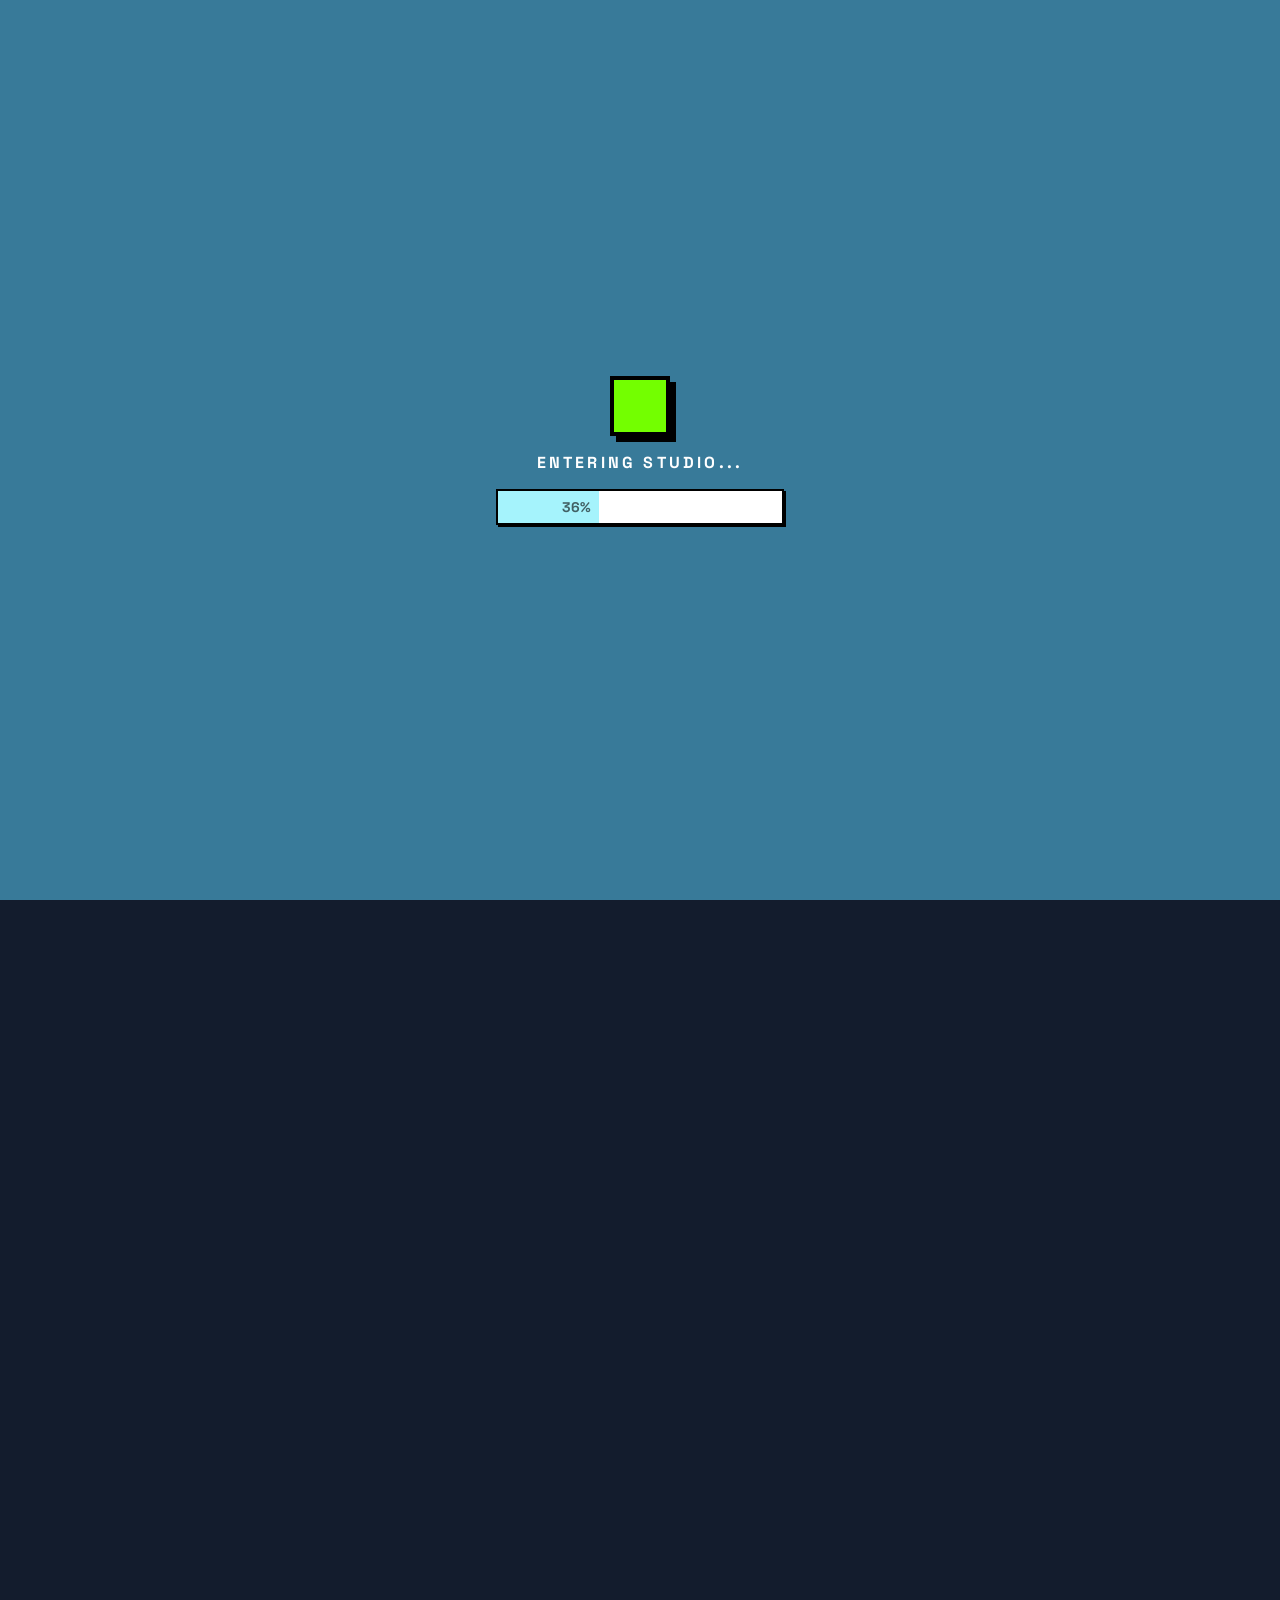
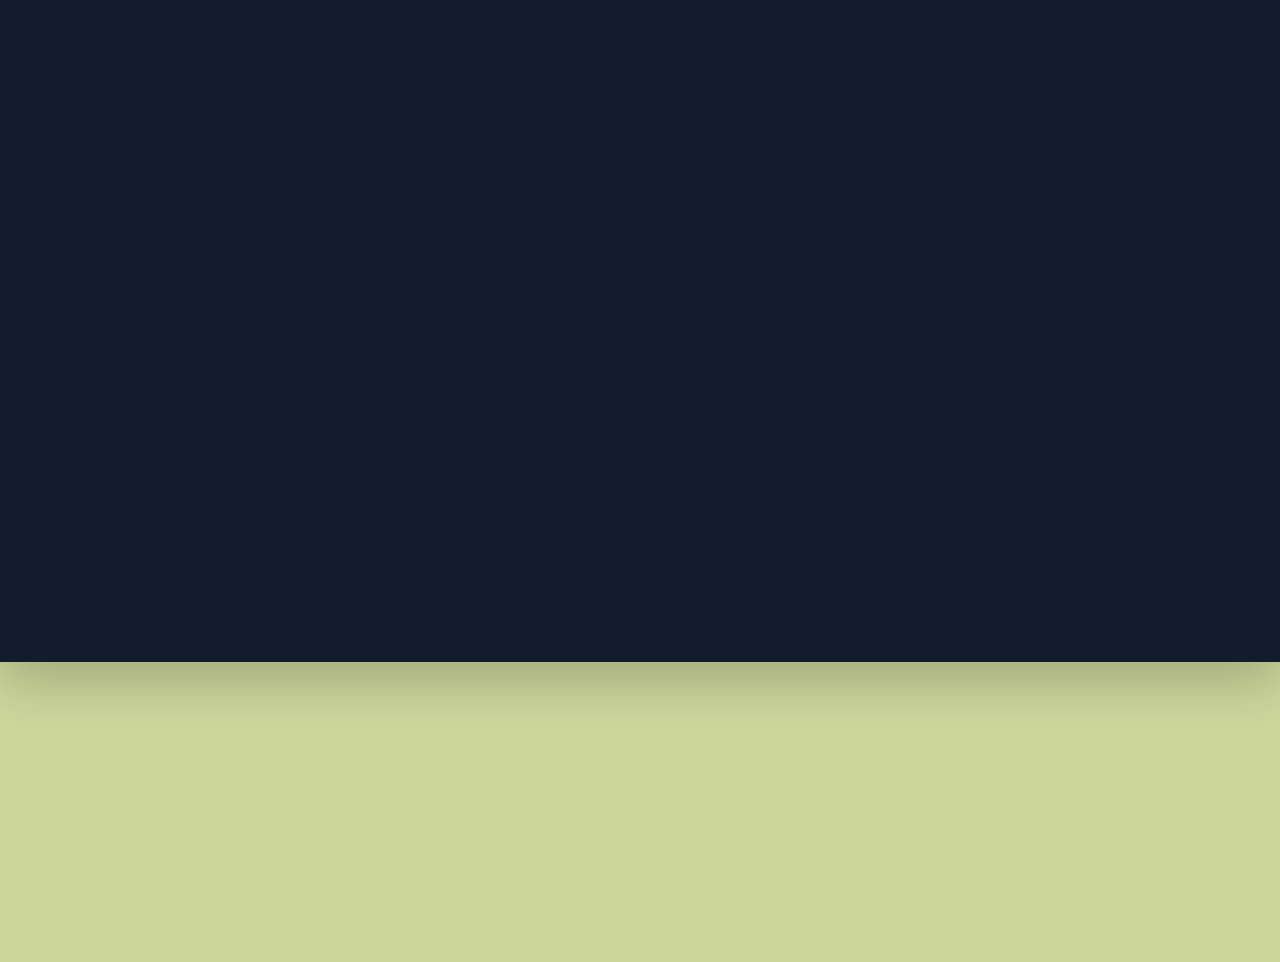
<file: index.html>
<!DOCTYPE html>
<html lang="en">
  <head>
    <meta name="robots" content="index, follow" />
    <meta name="google-site-verification" content="u9baiUp4JVLy-SFsnrelzgeVWzptT3Sr8xDeEl2MJBs" />
    <meta charset="UTF-8" />
    <meta http-equiv="X-UA-Compatible" content="IE=edge" />
    <meta name="viewport" content="width=device-width, initial-scale=1.0" />
    <title>Amhattaya</title>
    <meta name="application-name" content="Amhattaya" />
    <meta name="description" content="Amhattaya is your one-stop digital gift platform for all your gifting needs." />
    
    <link rel="icon" type="image/png" href="/favicon-96x96.png" sizes="96x96" />
    <link rel="icon" type="image/svg+xml" href="/favicon.svg" />
    <link rel="shortcut icon" href="/favicon.ico" />
    <link rel="apple-touch-icon" sizes="180x180" href="/apple-touch-icon.png" />
    <meta name="apple-mobile-web-app-title" content="Amhattaya" />
    <link rel="manifest" href="/site.webmanifest" />

    <link rel="canonical" href="https://amhattaya.onrender.com/" />
    <meta property="og:title" content="Amhattaya - Your Digital Gift Platform" />
    <meta property="og:site_name" content="Amhattaya" />
    <meta property="og:description" content="Amhattaya is your one-stop digital gift platform for all your gifting needs." />
    <meta property="og:image" content="https://amhattaya.onrender.com/imgs/logo.png" />
    <meta property="og:url" content="https://amhattaya.onrender.com/" />
    <meta property="og:type" content="website" />

    <link rel="stylesheet" href="https://fonts.googleapis.com/css2?family=Material+Symbols+Outlined:opsz,wght,FILL,GRAD@24,400,0,0" />
   
    <meta name="twitter:card" content="summary_large_image" />
    <meta name="twitter:title" content="Amhattaya - Your Digital Gift Platform" />
    <meta name="twitter:description" content="Amhattaya is your one-stop digital gift platform for all your gifting needs." />
    <meta name="twitter:image" content="https://amhattaya.onrender.com/imgs/logo.png" />

    <script type="application/ld+json">
        {
            "@context": "https://schema.org",
            "@type": "WebSite",
            "name": "Amhattaya",
            "url": "https://amhattaya.onrender.com/",
            "description": "Create and share unique interactive 3D gifts, food boxes, and digital bouquets."
        }
    </script>
    <link rel="stylesheet" href="index.css" />
  </head>
<body>
    <div id="loading-screen">
        <div class="loader-box mb-8">
            <div class="loader-box-inner"></div>
        </div>
        <p style="font-weight: 900; text-transform: uppercase; letter-spacing: 0.2em; color: white; margin-top: 1rem;">Entering Studio...</p>
        <div class="progress-container mt-4">
            <div id="progress-bar-fill" class="progress-fill" style="width: 0%">
                <span id="progress-percentage" class="progress-text">0%</span>
            </div>
        </div>
    </div>

    <div class="page-shell">
        <header>
            <div class="logo-area animate-entry" style="animation-delay: 0.1s; cursor:pointer" onclick="location.href='index.html'">
                <h1><img src="imgs/logo.svg" alt="Logo" class="w-6 h-6 inline-block mr-2">Amhattaya</h1>
            </div>
            <button class="menu-toggle animate-entry" id="menuToggle" style="animation-delay: 0.2s;">
                <span></span><span></span><span></span>
            </button>
            <nav class="navbar animate-entry" id="navMenu" style="animation-delay: 0.2s;">
                <a href="index.html" class="active-link">Home</a>
                <div class="dropdown" id="servicesDropdown"> 
                    <span class="dropdown-trigger" onclick="toggleDropdown(event)">Services</span>
                    <div class="dropdown-menu"> 
                        <a href="bouquet.html" class="dropdown-item">Bouquet Studio</a>
                        <a href="foodbox.html" class="dropdown-item">Food Box Studio</a>
                    </div> 
                </div>
                <a href="about.html" class="nav-link">About</a>
                <a href="feedback.html" class="nav-link">Feedback</a>
            </nav>
        </header>

        <section class="hero-wrapper animate-entry" style="animation-delay: 0.3s;">
            <div class="hero-card">
                <div class="hero-content">
                    <div class="hero-copy-top"></div> 
                    <h1 class="hero-title"><span class="title-sm">Amhattaya</span>Digital Gift Platform</h1>
                    <img src="imgs/hero.svg" alt="Hero Visual" class="hero-visual">
                    <p class="hero-text">Amhattaya is your premier destination for creating and sending digital gifts that bring joy and connection to your loved ones.</p>
                    <div class="hero-actions">
                        <button class="hero-button" onclick="unlockAndScroll()">Create Now</button>
                    </div>
                </div>
            </div>
        </section>

        <div class="hero-bottom-wave animate-entry" style="animation-delay: 0.4s;">
            <svg viewBox="0 0 1440 160" preserveAspectRatio="none" xmlns="http://www.w3.org/2000/svg">
                <path d="M0,60 C240,180 480,0 720,80 C960,160 1200,20 1440,100 L1440,160 L0,160 Z"></path>
            </svg>
        </div>

        <section class="dark-section" id="studio-panel">
            <div class="dark-container animate-entry" style="animation-delay: 0.5s;">
                
                <div class="meaning-ticker scroll-reveal">
                    <div class="ticker-track">
                        <div class="ticker-item"><img src="imgs/rose.svg"></div>
                        <div class="ticker-item"><img src="imgs/sunflower.svg"></div>
                        <div class="ticker-item"><img src="imgs/tulip.svg"></div>
                        <div class="ticker-item"><img src="imgs/lily.svg"></div>
                        <div class="ticker-item"><img src="imgs/orchid.svg"></div>
                        <div class="ticker-item"><img src="imgs/daisy.svg"></div>
                        <div class="ticker-item"><img src="imgs/carnation.svg"></div>
                        <div class="ticker-item"><img src="imgs/rose.svg"></div>
                        <div class="ticker-item"><img src="imgs/sunflower.svg"></div>
                        <div class="ticker-item"><img src="imgs/tulip.svg"></div>
                        <div class="ticker-item"><img src="imgs/lily.svg"></div>
                        <div class="ticker-item"><img src="imgs/orchid.svg"></div>
                        <div class="ticker-item"><img src="imgs/daisy.svg"></div>
                        <div class="ticker-item"><img src="imgs/carnation.svg"></div>
                        <div class="ticker-item"><img src="imgs/rose.svg"></div>
                        <div class="ticker-item"><img src="imgs/sunflower.svg"></div>
                        <div class="ticker-item"><img src="imgs/tulip.svg"></div>
                    </div>
                </div>

                <div class="feature-row scroll-reveal">
                    <div class="feature-card"><img src="imgs/rose.png" alt="Bouquet illustration"></div>
                    <div class="feature-panel">
                        <h2>Bouquet Studio</h2>
                        <p>A place where you can create beautiful digital bouquets for your loved ones.</p>
                        <a href="bouquet.html" class="cta">Create Bouquet <span class="material-symbols-outlined">arrow_outward</span></a>
                    </div>
                </div>

                <div class="scroll-reveal" style="z-index: 1; max-width: 80%; margin: 2rem auto; height: 4px; background: #ff9800; border-radius: 2px;"></div>

                <div class="meaning-ticker scroll-reveal">
                    <div class="ticker-track" style="animation-direction: reverse; animation-duration: 35s;">
                        <div class="ticker-item"><img src="imgs/fries.svg"></div>
                        <div class="ticker-item"><img src="imgs/cake.svg"></div>
                        <div class="ticker-item"><img src="imgs/apple.svg"></div>
                        <div class="ticker-item"><img src="imgs/soda.svg"></div>
                        <div class="ticker-item"><img src="imgs/bread.svg"></div>
                        <div class="ticker-item"><img src="imgs/strawberry.svg"></div>
                        <div class="ticker-item"><img src="imgs/milo.svg"></div>
                        <div class="ticker-item"><img src="imgs/fries.svg"></div>
                        <div class="ticker-item"><img src="imgs/cake.svg"></div>
                        <div class="ticker-item"><img src="imgs/apple.svg"></div>
                        <div class="ticker-item"><img src="imgs/soda.svg"></div>
                        <div class="ticker-item"><img src="imgs/bread.svg"></div>
                    </div>
                </div>

                <div class="feature-row reverse scroll-reveal">
                    <div class="feature-card" style="box-shadow: 10px 10px 0 0 #3b82f6;"><img src="imgs/bread2.svg" alt="Food box illustration"></div>
                    <div class="feature-panel">
                        <h2>Food Box Studio</h2>
                        <p>Create personalized food boxes for your loved ones with our easy-to-use studio.</p>
                        <a href="foodbox.html" class="cta">Create Food Box <span class="material-symbols-outlined">arrow_outward</span></a>
                    </div>
                </div>

                <div class="studio-section scroll-reveal">
                    <h2 style="font-size: 2rem; font-weight: 900; text-transform: uppercase; letter-spacing: 0.1em; margin-bottom: 1rem; color: rgba(205, 214, 155, 0.7);">More Services Coming Soon</h2>
                    <p style="max-width: 600px; margin: 0 auto; color: rgba(205, 214, 155, 0.7);">We are constantly working on new interactive experiences to help you share joy with your loved ones. Stay tuned for more digital gift services.</p>
                </div>
            </div>
        </section>
    </div>

    <footer>
        <div class="footer-content scroll-reveal">
            <div class="footer-tag-2 mb-1" style="color: black;">© 2026 Amhattaya. All rights reserved.</div>
            <p style="color: rgba(0, 0, 0, 0.6); font-size: 0.8rem; margin-top: 1rem; font-weight: 700; text-transform: uppercase; letter-spacing: 0.1em;">
                 Your Digital Gift Platform | Created by The Moths
            </p>
            <p style="color: rgba(0, 0, 0, 0.5); font-size: 0.65rem; margin-bottom: 5rem; font-weight: 500; text-transform: uppercase; letter-spacing: 0.05em;">
                © 2026 Amhattaya. Visual identity and interactive elements by The Moth Studio. Stay Close to the light. All rights reserved.
            </p>
        </div>
    </footer>

    <script>
        window.addEventListener('load', () => {
            const loaderScreen = document.getElementById('loading-screen');
            const bar = document.getElementById('progress-bar-fill');
            const percentText = document.getElementById('progress-percentage');
            let progress = 0;
            
            const interval = setInterval(() => {
                progress += Math.random() * (progress > 80 ? 2 : 15);
                if (progress >= 100) {
                    progress = 100;
                    clearInterval(interval);
                    percentText.classList.replace('font-bold', 'font-black');
                    percentText.style.opacity = "1";
                    setTimeout(() => {
                        loaderScreen.style.opacity = '0';
                        loaderScreen.style.visibility = 'hidden';
                        document.body.classList.add('loaded');
                    }, 400);
                }
                bar.style.width = progress + '%';
                percentText.textContent = Math.round(progress) + '%';
            }, 150);
        });

        const observerOptions = { threshold: 0.15 };
        const observer = new IntersectionObserver((entries) => {
            entries.forEach(entry => {
                if (entry.isIntersecting) {
                    entry.target.classList.add('visible');
                }
            });
        }, observerOptions);

        document.querySelectorAll('.scroll-reveal').forEach(el => {
            observer.observe(el);
        });

        const menuToggle = document.getElementById('menuToggle');
        const navMenu = document.getElementById('navMenu');
        const servicesDropdown = document.getElementById('servicesDropdown');

        function toggleDropdown(e) {
            e.stopPropagation();
            servicesDropdown.classList.toggle('active');
        }

     
        window.addEventListener('click', () => {
            servicesDropdown.classList.remove('active');
        });

        function unlockAndScroll() {
            document.getElementById('studio-panel').scrollIntoView({ behavior: 'smooth' });
        }

        menuToggle.addEventListener('click', () => {
            menuToggle.classList.toggle('active');
            navMenu.classList.toggle('active');
        });

        window.addEventListener('scroll', () => {
            const atBottom = (window.innerHeight + window.scrollY) >= document.body.offsetHeight - 10;
            document.body.classList.toggle('footer-visible', atBottom);
        }, { passive: true });
    </script>
</body>
</html>
</file>
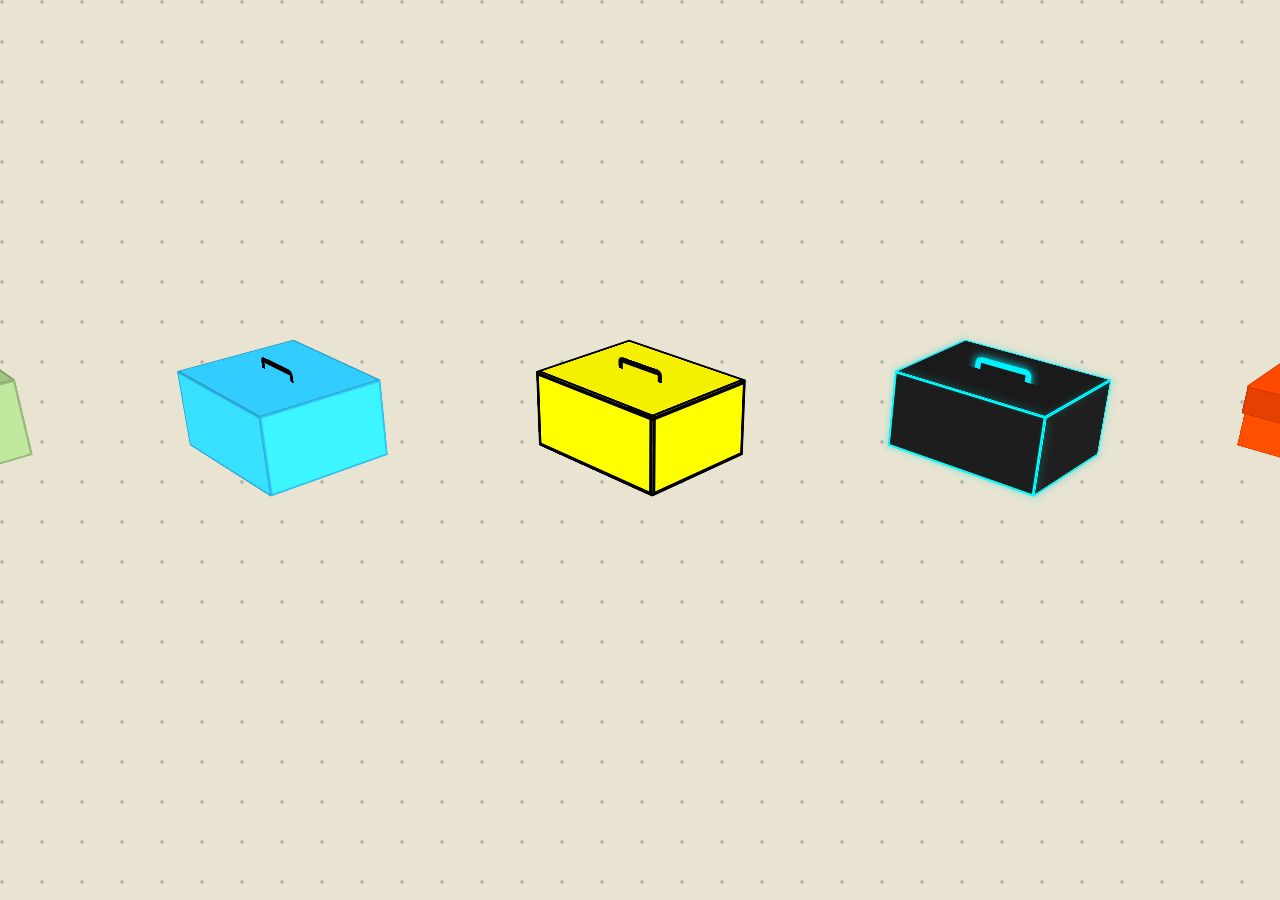
<file: cube.html.html>
<!DOCTYPE html>
<html>
<head>
<style>
body {
  background-color: #e9e4d1;
  margin: 0;
  display: flex;
  justify-content: center;
  align-items: center;
  height: 100vh;
  background-image: radial-gradient(circle at 2px 2px, #bcbaaf 2px, transparent 0);
  background-size: 40px 40px;
  overflow: hidden;
  user-select: none;
}

@keyframes pageReveal {
  from { opacity: 0; transform: translateY(20px); }
  to { opacity: 1; transform: translateY(0); }
}

.container {
  display: flex;
  gap: 12em;
  perspective: 1200px;
  transform-style: preserve-3d;
  animation: pageReveal 0.8s cubic-bezier(0.22, 1, 0.36, 1);
}

.cube {
  --x: 10em; --y: 8em; --z: 5em;
  --rotX: 65deg; --rotZ: 45deg;
  --texture: url('https://www.transparenttextures.com/patterns/cardboard.png');
  --fallback: #d2b48c; 
  position: relative;
  transform-style: preserve-3d;
  width: var(--x); height: var(--y); 
  transform: rotateX(var(--rotX)) rotateZ(var(--rotZ));
  cursor: grab;
  transition: transform 0.1s ease-out;
}

.cube:active { cursor: grabbing; }

/* Face Shared Logic */
.cube div, .cube::before, .cube::after {
  content: '';
  position: absolute;
  transform-style: preserve-3d;
  border: 2px solid rgba(0,0,0,0.2);
  background: var(--texture), var(--color, var(--fallback));
  background-size: auto;
  box-sizing: border-box;
}

/* BOX TYPES */
.cube.brutalist div, .cube.brutalist::before, .cube.brutalist::after { --texture: none; border: 4px solid #000; }
.cube.cyber div, .cube.cyber::before, .cube.cyber::after { 
  --texture: none; 
  border: 2px solid #00f2ff; 
  background: #1a1a1a; 
  box-shadow: 0 0 10px rgba(0, 242, 255, 0.3);
}

/* Walls Logic */
.cube::before { width: 100%; height: var(--z); transform-origin: top center; rotate: x 90deg; filter: brightness(0.9); }
.cube::after { width: 100%; height: var(--z); translate: 0 var(--y); transform-origin: top center; rotate: x 90deg; filter: brightness(1.1); }
.side-left { width: var(--z); height: 100%; transform-origin: left center; rotate: y -90deg; filter: brightness(0.8); }
.side-right { width: var(--z); height: 100%; transform-origin: left center; rotate: y -90deg; translate: var(--x); filter: brightness(1.2); }
.side-bottom { width: 100%; height: 100%; transform: translateZ(0.2px); filter: brightness(0.7); }

/* LID LOGIC */
.lid {
  width: 100%; height: 100%;
  translate: 0 0 var(--z);
  transform-origin: center top; 
  transition: all 0.6s cubic-bezier(0.34, 1.56, 0.64, 1);
  z-index: 10;
}

/* --- NIKE TRAY BOX (Box 5) --- */
.cube.tray-box { 
  --z: 3.5em; 
  --color: #ff4800; /* Nike Orange */
  --texture: url('https://www.transparenttextures.com/patterns/carbon-fibre.png');
} 

/* Resetting the border for Nike box for a cleaner look */
.cube.tray-box div, .cube.tray-box::before, .cube.tray-box::after { border: 1px solid rgba(0,0,0,0.15); }

.cube.tray-box .lid {
  width: calc(var(--x) + 0.4em); 
  height: calc(var(--y) + 0.4em);
  left: -0.2em; top: -0.2em;
  translate: 0 0 calc(var(--z) + 0.5em); 
  transform-style: preserve-3d;
  background: var(--color);
  display: flex;
  align-items: center;
  justify-content: center;
}

/* Nike Logo */
.cube.tray-box .lid::after {
  content: 'NIKE';
  position: absolute;
  font-family: 'Arial Black', sans-serif;
  font-size: 2.2em;
  color: white;
  filter: drop-shadow(2px 2px 0px rgba(0,0,0,0.1));
  background: none; border: none; width: auto; height: auto; transform: none;
}

.lid-side { position: absolute; background: inherit; border: inherit; height: 1.8em; width: 100%; }
.ls-f { top: 100%; transform-origin: top; transform: rotateX(-90deg); filter: brightness(0.9); }
.ls-b { bottom: 100%; transform-origin: bottom; transform: rotateX(90deg); filter: brightness(1.1); }
.ls-l { width: 1.8em; height: 100%; right: 100%; transform-origin: right; transform: rotateY(-90deg); filter: brightness(0.8); }
.ls-r { width: 1.8em; height: 100%; left: 100%; transform-origin: left; transform: rotateY(90deg); filter: brightness(1.2); }

/* ANIMATIONS */
.cube.tray-box .lid.open { translate: 0 -6em 8em; }
.cube:not(.cyber):not(.tray-box):hover .lid:not(.detached) { transform: rotateX(110deg); }
.cube.cyber:hover .lid:not(.detached) { translate: 0 -8em var(--z); }
.lid.detached { transform: rotateX(0deg) rotateZ(25deg); translate: 8em -8em 12em; }

/* Handles for standard boxes */
.lid::before {
  content: ''; position: absolute; top: 50%; left: 50%;
  width: 3em; height: 1.2em;
  border: 0.4em solid #000; border-bottom: none; border-radius: 0.4em 0.4em 0 0;
  transform: translate(-50%, -50%) rotateX(-90deg);
}
.cube.tray-box .lid::before { display: none; }
.cube.cyber .lid::before { border-color: #00f2ff; box-shadow: 0 0 10px #00f2ff; }

/* APPLE BOX */
.cube.apple-box { --color: #ffffff; --x: 8em; --y: 8em; --z: 8em; }
.cube.apple-box .lid { translate: 0 0 calc(var(--z) + 0.1em); }
.cube.apple-box .lid::before { display: none; }
.cube.apple-box .lid::after {
  content: '';
  position: absolute;
  font-size: 4em;
  top: 50%; left: 50%;
  transform: translate(-50%, -50%);
  background: none; border: none; width: auto; height: auto;
}
.cube.apple-box .side-left::after, .cube.apple-box .side-right::after {
  content: 'iPhone'; position: absolute; top: 50%; left: 50%;
  transform: translate(-50%, -50%) rotate(90deg);
  font-family: -apple-system, BlinkMacSystemFont, sans-serif; font-weight: 600;
}

</style>
</head>
<body>

<div class="container">
  <div class="cube" style="--color: #a0c283;"><div class="side-left"></div><div class="side-right"></div><div class="side-bottom"></div><div class="lid"></div></div>
  <div class="cube" style="--color: #33ccff;"><div class="side-left"></div><div class="side-right"></div><div class="side-bottom"></div><div class="lid"></div></div>
  <div class="cube brutalist" style="--color: #f4f000;"><div class="side-left"></div><div class="side-right"></div><div class="side-bottom"></div><div class="lid"></div></div>
  <div class="cube cyber"><div class="side-left"></div><div class="side-right"></div><div class="side-bottom"></div><div class="lid"></div></div>

  <div class="cube tray-box">
    <div class="side-left"></div><div class="side-right"></div><div class="side-bottom"></div>
    <div class="lid">
      <div class="lid-side ls-f"></div>
      <div class="lid-side ls-b"></div>
      <div class="lid-side ls-l"></div>
      <div class="lid-side ls-r"></div>
    </div>
  </div>
</div>

<script>
  let activeCube = null;
  let startX, startY;

  document.querySelectorAll('.cube').forEach(cube => {
    cube.rotX = 65; cube.rotZ = 45;
    cube.addEventListener('mousedown', (e) => {
      activeCube = cube;
      startX = e.pageX; startY = e.pageY;
      e.stopPropagation();
    });
  });

  window.addEventListener('mousemove', (e) => {
    if (!activeCube) return;
    const deltaX = e.pageX - startX;
    const deltaY = e.pageY - startY;
    activeCube.rotZ += deltaX * 0.5;
    activeCube.rotX -= deltaY * 0.5;
    activeCube.rotX = Math.min(Math.max(activeCube.rotX, 10), 85);
    activeCube.style.setProperty('--rotX', activeCube.rotX + 'deg');
    activeCube.style.setProperty('--rotZ', activeCube.rotZ + 'deg');
    startX = e.pageX; startY = e.pageY;
  });

  window.addEventListener('mouseup', () => { activeCube = null; });
  
  document.querySelectorAll('.lid').forEach(lid => {
    lid.addEventListener('click', (e) => {
        e.stopPropagation();
        const cube = lid.closest('.cube');
        if (cube && cube.classList.contains('tray-box')) {
            lid.classList.toggle('open');
        } else {
            lid.classList.toggle('detached');
        }
    });
  });
</script>

</body>
</html>
</file>
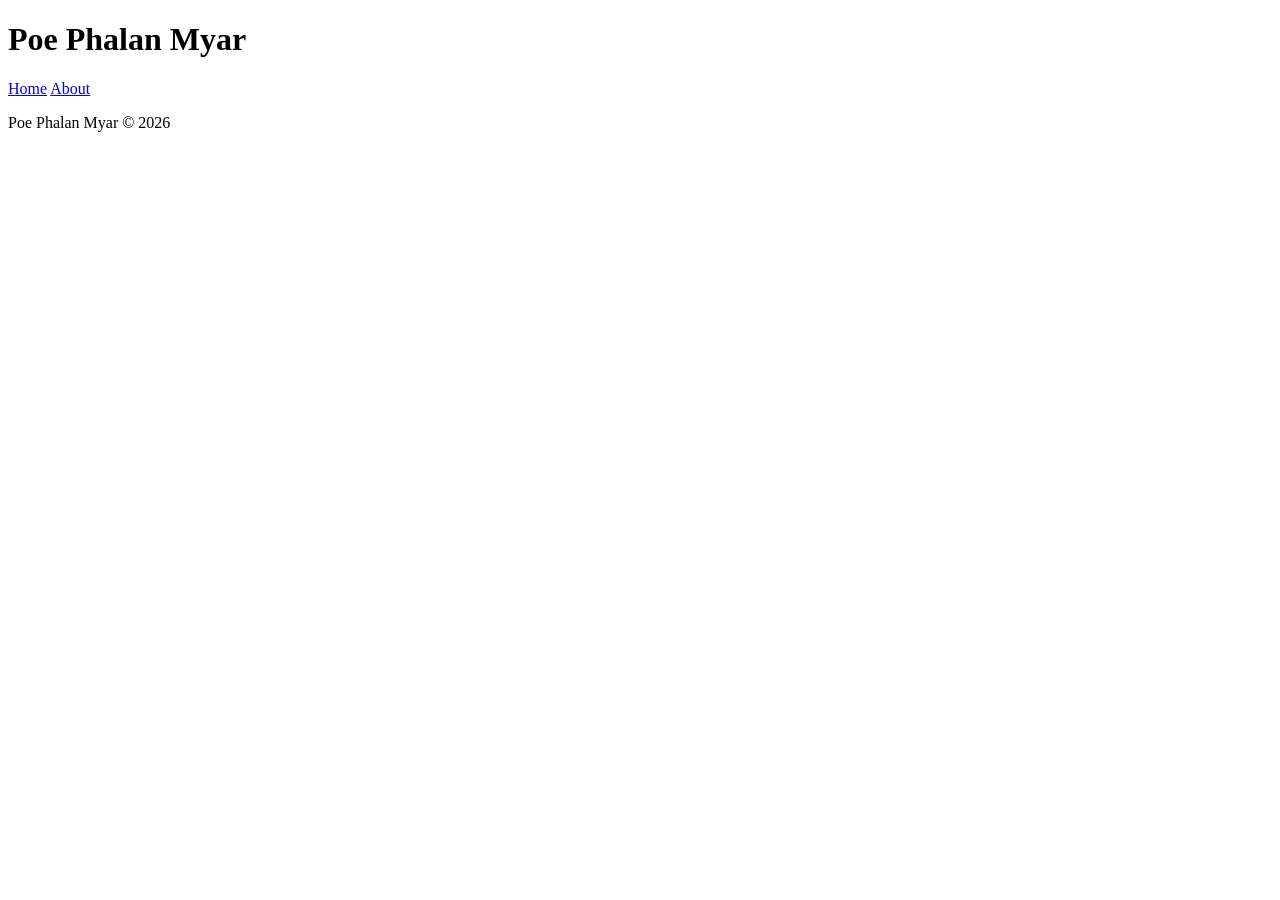
<file: team.html>
<!DOCTYPE html>
<html lang="en">
<head>
    <meta charset="UTF-8">
    <meta name="viewport" content="width=device-width, initial-scale=1.0">
    <title>Our Team | Poe Phalan Myar</title>
    <link rel="icon" type="image/png" href="/favicon/favicon-96x96.png" sizes="96x96" />
    <link rel="icon" type="image/svg+xml" href="/favicon/favicon.svg" />
    <link rel="shortcut icon" href="/favicon/favicon.ico" />
    <link rel="apple-touch-icon" sizes="180x180" href="/favicon/apple-touch-icon.png" />
    <meta name="apple-mobile-web-app-title" content="Amhattaya" />
    <link rel="manifest" href="/favicon/site.webmanifest" />
</head>
<body>
    <header>
        <h1>Poe Phalan Myar</h1>
        <nav>
            <a href="index.html">Home</a>
            <a href="about.html">About</a>
        </nav>
    </header>

    <main>
    </main>

    <footer>
        <p>Poe Phalan Myar © 2026</p>
    </footer>
</body>
</html>
</file>
<file: index.css>
@import url('https://fonts.googleapis.com/css2?family=Space+Grotesk:wght@500;700;900&display=swap');

        @font-face {
            font-family: 'W30ArtHouse';
            src: url('fonts/W30ART%20HOUSE.TTF') format('truetype');
            font-weight: normal;
            font-style: normal;
        }

        * {
            box-sizing: border-box;
        }

        @keyframes slideUpFade {
            from { opacity: 0; transform: translateY(30px); }
            to { opacity: 1; transform: translateY(0); }
        }

        .animate-entry { 
            opacity: 0; 
            transform: translateY(30px);
        }
        .loaded .animate-entry { animation: slideUpFade 0.8s cubic-bezier(0.22, 1, 0.36, 1) forwards; }

        .scroll-reveal {
            opacity: 0;
            transform: translateY(40px);
            transition: all 0.8s cubic-bezier(0.22, 1, 0.36, 1);
        }
        .scroll-reveal.visible {
            opacity: 1;
            transform: translateY(0);
        }

        body {
            margin: 0;
            min-height: 100vh;
            font-family: 'Space Grotesk', sans-serif;
            background: #cdd69b;
            color: #111;
            overflow-x: hidden;
        }

        /* Loading Screen Styles from h1.html */
        #loading-screen {
            position: fixed;
            inset: 0;
            background: #387a99;
            z-index: 1000;
            display: flex;
            flex-direction: column;
            align-items: center;
            justify-content: center;
            transition: opacity 0.5s ease, visibility 0.5s;
        }
        .loader-box {
            position: relative;
            z-index: 1001;
        }
        .loader-box-inner {
            width: 60px;
            height: 60px;
            border: 4px solid black;
            background: #73ff00; 
            box-shadow: 6px 6px 0px 0px black;
            animation: loader-morph 2s infinite cubic-bezier(0.175, 0.885, 0.32, 1.275);
        }
        @keyframes loader-morph {
            0% { transform: rotate(0deg) scale(1); border-radius: 0%; background: #73ff00; box-shadow: 6px 6px 0px 0px black; clip-path: none; }
            20% { transform: rotate(72deg) scale(1.1); border-radius: 50% 0 50% 0; background: #ff00ff; box-shadow: 6px -6px 0px 0px black; clip-path: none; }
            40% { transform: rotate(144deg) scale(0.9); border-radius: 50%; background: #00ffff; box-shadow: -6px -6px 0px 0px black; clip-path: none; }
            60% { transform: rotate(216deg) scale(1.2); border-radius: 20%; background: #ff4d4d; clip-path: none; }
            80% { transform: rotate(288deg) scale(1.1); border-radius: 0 50% 0 50%; background: #ffff00; box-shadow: -6px 6px 0px 0px black; clip-path: none; }
            100% { transform: rotate(360deg) scale(1); border-radius: 0%; background: #73ff00; box-shadow: 6px 6px 0px 0px black; clip-path: none; }
        }
        
        .progress-container { width: 288px; max-width: 448px; border: 2px solid black; height: 36px; overflow: hidden; box-shadow: 2px 2px 0px rgba(0,0,0,1); background: white; position: relative; }
        .progress-fill { height: 100%; background-color: #a5f3fc; display: flex; align-items: center; justify-content: flex-end; transition: width 0.1s ease-out; }
        .progress-text { margin-right: 8px; font-weight: 700; opacity: 0.6; font-size: 14px; color: black; }
        body::before {
            content: '';
            position: fixed;
            inset: 0;
            background: #cdd69b;
            z-index: -2;
        }

        .page-shell {
            position: relative;
            z-index: 10;
            background: #ede4d6;
            margin-bottom: 300px;
            box-shadow: 0 20px 50px rgba(0,0,0,0.2);
            min-height: 100vh;
            overflow: hidden;
            transition: transform 0.6s cubic-bezier(0.22, 1, 0.36, 1), border-radius 0.6s ease;
            transform-origin: bottom center;
            transform: translateZ(0);
            animation: slideUpFade 0.8s cubic-bezier(0.22, 1, 0.36, 1);
        }

        header {
            max-width: 1360px;
            margin: 0 auto;
            padding: 1.5rem 2rem;
            display: flex;
            justify-content: space-between;
            align-items: center;
        }

        header .logo-area h1 {
            font-family: 'Space Grotesk';
            font-size: 1rem !important;
            font-weight: 900;
            text-transform: uppercase;
            display: flex;
            align-items: center;
            gap: 0.5rem;
            z-index: 50;
        }
        header .logo-area h1 img {
            width: 6rem;
            height: 6rem;
        }

        .myanmar-text {
            font-family: 'W30ArtHouse', sans-serif;
            font-size: 2.2rem;
            text-transform: none;
            font-weight: normal;
        }

        .nav-container {
            position: relative;
            display: flex;
            gap: 1.2rem;
            font-size: 0.82rem;
            font-weight: 700;
            letter-spacing: 0.14em;
            text-transform: uppercase;
            position: relative;
            z-index: 50;
        }

        .dropdown {
            position: relative;
            display: inline-block;
        }

        .dropdown-trigger {
            cursor: pointer;
            display: flex;
            align-items: center;
            gap: 4px;
        }
        .dropdown-trigger::after { 
            content: '▼'; 
            font-size: 1rem; 
            transition: transform 0.3s; 
        }
        .dropdown.active .dropdown-trigger::after {
            transform: rotate(180deg);
        }

        .dropdown-menu {
            display: none;
            position: absolute;
            top: 100%;
            left: 0;
            background: white;
            border: 2px solid black;
            box-shadow: 4px 4px 0px 0px black;
            z-index: 100;
            min-width: 160px;
            margin-top: 10px;
            opacity: 0;
            visibility: hidden;
            transform: translateY(10px);
            transition: all 0.3s cubic-bezier(0.23, 1, 0.32, 1);
        }

        .dropdown.active .dropdown-menu {
            display: block;
            opacity: 1;
            visibility: visible;
            transform: translateY(0);
        }

        .dropdown-item {
            padding: 10px 15px;
            display: block;
            text-decoration: none;
            color: black;
            border-bottom: 1px solid #eee;
            transition: background 0.2s;
        }
        .dropdown-item:last-child { 
            border-bottom: none; 
        }

        .dropdown-item:hover {
            background: #d2fc8d;
            border: solid 2px black;
        }

        .navbar {
            display: flex;
            gap: 1.2rem;
            font-size: 0.82rem;
            font-weight: 700;
            letter-spacing: 0.14em;
            text-transform: uppercase;
            position: relative;
            z-index: 50;
        }
        
        .navbar a {
            text-decoration: none;
            color: inherit;
        }

        .navbar .active-link { 
            color: #8ec639; 
        }


        .hero-wrapper {
            max-width: 1360px;
            margin: 0 auto;
            padding: 1rem 2rem 0;
        }

        .hero-card {
            position: relative;
            padding: 2rem 1.5rem 3rem;
            background: transparent;
            text-align: left;
            display: flex;
            align-items: center;
            justify-content: space-between;
        }

        .hero-card::before {
            content: '';
            position: absolute;
            inset: 0;
            background-image: linear-gradient(rgba(0,0,0,0.04) 1px, transparent 1px), linear-gradient(90deg, rgba(0,0,0,0.04) 1px, transparent 1px);
            background-size: 70px 70px;
            opacity: 0.6;
            pointer-events: none;
        }

        .hero-content {
            position: relative;
            z-index: 10;
            max-width: 100%;
            padding-right: 35%;
        }

        .hero-copy-top {
            display: flex;
            font-size: 0.85rem;
            letter-spacing: 0.24em;
            text-transform: uppercase;
            font-weight: 700;
            color: #111;
            opacity: 0.88;
            margin-bottom: 0.5rem;
        }

        .hero-title {
            margin: 0;
            font-size: clamp(2.4rem, 5vw, 4.2rem);
            line-height: 0.95;
            text-transform: uppercase;
            font-weight: 900;
            letter-spacing: 0.12em;
            margin-bottom: 1.4rem;
        }

        .hero-title .title-sm {
            display: block;
            font-size: 0.6em;
            letter-spacing: 0.38em;
            margin-bottom: 0.2rem;
        }

        .hero-text {
            max-width: 760px;
            margin: 0 0 2rem;
            font-size: 1rem;
            line-height: 1.75;
            letter-spacing: 0.02em;
            color: #111;
            opacity: 0.9;
        }

        .hero-actions {
            display: flex;
            gap: 1.25rem;
            flex-wrap: wrap;
            justify-content: flex-start;
        }

        .hero-button {
            position: relative;
            border: 2px solid #111;
            padding: 1.25rem 3.5rem 1.25rem 4.5rem;
            border-radius: 18px;
            background: #d2fc8d;
            color: #111;
            font-weight: 900;
            text-transform: uppercase;
            letter-spacing: 0.08em;
            box-shadow: 6px 6px 0 0 rgba(0,0,0,0.18);
            font-size: 1.1rem;
            cursor: pointer;
            transition: transform 0.15s ease;
        }

        .hero-button::before {
            content: '+';
            position: absolute;
            left: 1.25rem;
            top: 50%;
            transform: translateY(-50%);
            width: 2.5rem;
            height: 2.5rem;
            border-radius: 999px;
            display: grid;
            place-items: center;
            background: #ebeee7;
            border: 2px solid #111;
            color: #111;
            font-weight: 900;
        }

        .hero-button:hover {
            transform: translateY(-2px);
        }

        .hero-visual {
            position: absolute;
            right: 20px;
            top: 50%;
            transform: translateY(-50%);
            width: 35%;
            max-width: 400px;
            z-index: 5;
            pointer-events: none;
            filter: drop-shadow(20px 20px 0px rgba(0,0,0,0.05));
            animation: float 6s ease-in-out infinite;
        }

        @keyframes float {
            0%, 100% { transform: translateY(-50%) rotate(0deg); }
            50% { transform: translateY(-55%) rotate(3deg); }
        }

        .hero-bottom-wave {
            width: 100%;
            margin-top: -1px;
            overflow: hidden;
            line-height: 0;
        }

        .hero-bottom-wave svg {
            width: calc(100% + 1.3px);
            height: 160px;
        }

        .hero-bottom-wave path {
            fill: #131c2d;
        }

        .dark-section {
            background: #131c2d;
            padding: 4rem 1rem 2.5rem;
            position: relative;
            z-index: 2;
        }

        .dark-container {
            max-width: 1360px;
            margin: 0 auto;
            display: grid;
            gap: 3rem;
        }

        .feature-row {
            display: grid;
            grid-template-columns: 1fr 1fr;
            gap: 2rem;
            align-items: center;
        }

        .feature-panel {
            position: relative;
            padding: 1rem 0;
        }

        .feature-panel h2 {
            margin: 0 0 1.2rem;
            font-size: clamp(2rem, 2.8vw, 2.8rem);
            font-weight: 900;
            letter-spacing: 0.14em;
            text-transform: uppercase;
            color: #fff;
        }

        .feature-panel p {
            margin: 0 0 1.75rem;
            line-height: 1.75;
            color: rgba(255, 255, 255, 0.88);
            max-width: 560px;
        }

        .cta {
            display: inline-flex;
            align-items: center;
            gap: 0.75rem;
            padding: 1rem 1.4rem;
            border-radius: 16px;
            border: 2px solid #fff;
            background: #fff;
            color: #111;
            font-weight: 900;
            text-transform: uppercase;
            letter-spacing: 0.06em;
            text-decoration: none;
            box-shadow: 6px 6px 0 0 rgba(0,0,0,0.18);
            transition: transform 0.15s ease;
        }

        .cta:hover {
            background-color: #c7b;
            transform: translateY(-2px);
        }

        .cta .material-symbols-outlined {
            width: 32px;
            height: 32px;
            border: 2px solid #111;
            border-radius: 50%;
            font-size: 20px;
            margin-left: 8px;
            display: flex;
            align-items: center;
            justify-content: center;
            transition: all 0.3s ease;
        }

        .cta:hover .material-symbols-outlined {
            transform: translate(2px, -2px);
        }

        .feature-card {
            position: relative;
            padding: 1rem;
            background: #f3e7d9;
            max-width: 350px;
            max-height: 250px;
            margin: 0 auto;
            border: 2px solid #000;
            border-radius: 30px;
            box-shadow: 10px 10px 0 0 rgba(190, 187, 7, 0.932);
            display: flex;
            justify-content: center;
            align-items: center;
        }

        .feature-card img {
            width: 100%;
            max-width: 350px;
            height: auto;
            position: relative;
            object-fit: contain;
            bottom: 50px;
            z-index: 10;
        }

        .feature-card::after {
            content: '+';
            position: absolute;
            left: 1.25rem;
            bottom: 1.25rem;
            width: 2.25rem;
            height: 2.25rem;
            display: grid;
            place-items: center;
            border-radius: 999px;
            background: #fff;
            border: 2px solid #000;
            color: #111;
            font-weight: 900;
        }

        .feature-row.reverse .feature-card {
            order: 2;
        }

        .feature-row.reverse .feature-panel {
            order: 1;
        }

        .menu-toggle {
            display: none;
            width: 45px;
            height: 45px;
            background: #73ff00;
            border: 3px solid black;
            box-shadow: 4px 4px 0px 0px black;
            cursor: pointer;
            z-index: 1001;
            flex-direction: column;
            gap: 5px;
            align-items: center;
            justify-content: center;
        }

        .menu-toggle span { 
            width: 25px;
            height: 4px;
            background: black;
            display: block;
            transition: 0.3s;
        }

        .menu-toggle.active span:nth-child(1) { transform: translateY(9px) rotate(45deg); }
        .menu-toggle.active span:nth-child(2) { opacity: 0; }
        .menu-toggle.active span:nth-child(3) { transform: translateY(-9px) rotate(-45deg); }


        @media (max-width: 1080px) {
            .feature-row,
            .studio-grid {
                grid-template-columns: 1fr;
            }

            .feature-row.reverse .feature-card,
            .feature-row.reverse .feature-panel {
                order: unset;
            }

            .studio-grid {
                gap: 1.5rem;
            }
        }

        @media (max-width: 720px) {
            .menu-toggle { display: flex; }
            
            .navbar {
                position: fixed;
                top: 0;
                right: -100%;
                height: 100vh;
                width: 250px;
                background: white;
                border-left: 4px solid black;
                flex-direction: column;
                padding: 80px 30px;
                z-index: 1000;
                transition: 0.4s;
            }

            .navbar.active { right: 0; }
            
            .dropdown-menu {
                position: static;
                opacity: 1;
                visibility: visible;
                transform: none;
                box-shadow: none;
                border: none;
                padding-left: 15px;
            }

            .hero-card {
                padding: 2rem 1.5rem 3rem;
                border: none;
                background: transparent;
                box-shadow: none;
                border-radius: 0;
                margin: 0;
            }

            .hero-actions {
                width: 100%;
            }

            .hero-button {
                width: 100%;
                justify-content: center;
                padding: 1rem 2.2rem;
                font-size: 0.85rem;
            }
            .hero-card {
                flex-direction: column;
                align-items: flex-start;
                text-align: left;
            }
            .hero-content {
                max-width: 100%;
            }
            .hero-visual {
                position: relative;
                right: 0;
                top: 0;
                transform: none !important;
                width: 220px;
                margin: 1rem 0;
                order: -1;
                animation: float 6s ease-in-out infinite;
            }
            .hero-button::before {
                width: 2rem; height: 2rem; left: 1rem;
            }

            .feature-panel,
            .feature-card,
            .studio-section {
                padding: 1.75rem;
            }

            .studio-box {
                min-height: 240px;
            }

            .flower-row {
                justify-content: center;
            }
            .hero-content {
                display: flex;
                padding-right: 0;
                flex-direction: column;
            }
            .hero-title { order: 1; }
            .hero-visual { order: 2; position: relative; margin: 1rem 0; width: 220px; }
            .hero-text { order: 3; }
            .hero-actions { order: 4; }
            .page-shell {
                margin-bottom: 0;
            }
            footer {
                position: fixed; height: 250px;
            }
            footer .footer-content {
                padding: 0 20px;
            }
            footer p {
                margin-bottom: 2rem !important;
            }
            .page-shell { margin-bottom: 250px; }
        }

        .studio-section {
            text-align: center;
            padding: 4rem 2rem;
            background: rgba(255, 255, 255, 0.03);
            border: 2px dashed rgba(255, 255, 255, 0.1);
            border-radius: 40px;
            margin-top: 2rem;
        }

        .studio-grid {
            display: grid;
            grid-template-columns: repeat(auto-fit, minmax(280px, 1fr));
            gap: 2rem;
            margin-top: 3rem;
        }

        .studio-box {
            background: rgba(255, 255, 255, 0.05);
            border: 2px solid rgba(255, 255, 255, 0.1);
            border-radius: 24px;
            padding: 2rem;
            min-height: 200px;
            display: flex;
            flex-direction: column;
            justify-content: center;
            align-items: center;
            transition: all 0.3s ease;
        }

        .studio-box:hover {
            background: rgba(255, 255, 255, 0.08);
            transform: translateY(-5px);
        }

        .meaning-ticker {
            background: #131c2d;
            padding: 2rem 0;
            overflow: hidden;
            border-top: 2px solid rgba(255,255,255,0.1);
            border-bottom: 2px solid rgba(255,255,255,0.1);
            display: flex;
        }

        .ticker-track {
            display: flex;
            gap: 4rem;
            animation: ticker-scroll 40s linear infinite;
            white-space: nowrap;
        }

        .ticker-item {
            display: flex;
            align-items: center;
            gap: 1rem;
            color: #fff;
            font-weight: 900;
            text-transform: uppercase;
            letter-spacing: 0.1em;
            font-size: 0.9rem;
        }

        .ticker-item img {
            width: 80px;
            height: 80px;
            object-fit: contain;
        }

        @keyframes ticker-scroll {
            0% { transform: translateX(0); }
            100% { transform: translateX(-50%); }
        }

        .neo-divider {
            height: 60px;
            background: #73ff00;
            border-top: 4px solid #000;
            border-bottom: 4px solid #000;
            display: flex;
            align-items: center;
            justify-content: center;
            overflow: hidden;
            transform: rotate(-1.5deg) scale(1.1);
            margin: 4rem -2rem;
            z-index: 10;
            position: relative;
        }

        footer {
            position: fixed; bottom: 0; width: 100%; height: 300px;
            background: #cdd69b; text-align: center; z-index: 1;
            display: flex; align-items: center; justify-content: center;
            opacity: 0; visibility: hidden; transition: opacity 0.4s ease, visibility 0.4s;
        }
        .footer-tag { padding: 8px 20px; display: inline-block; font-weight: 900; color: black; text-transform: uppercase; font-size: 0.75rem; }
        .footer-visible .page-shell {
            transform: scale(0.92) translateY(-20px);
            border-bottom-left-radius: 40px;
            border-bottom-right-radius: 40px;
        }
        .footer-visible footer { opacity: 1; visibility: visible; transition-delay: 0.5s;
        }
</file>
